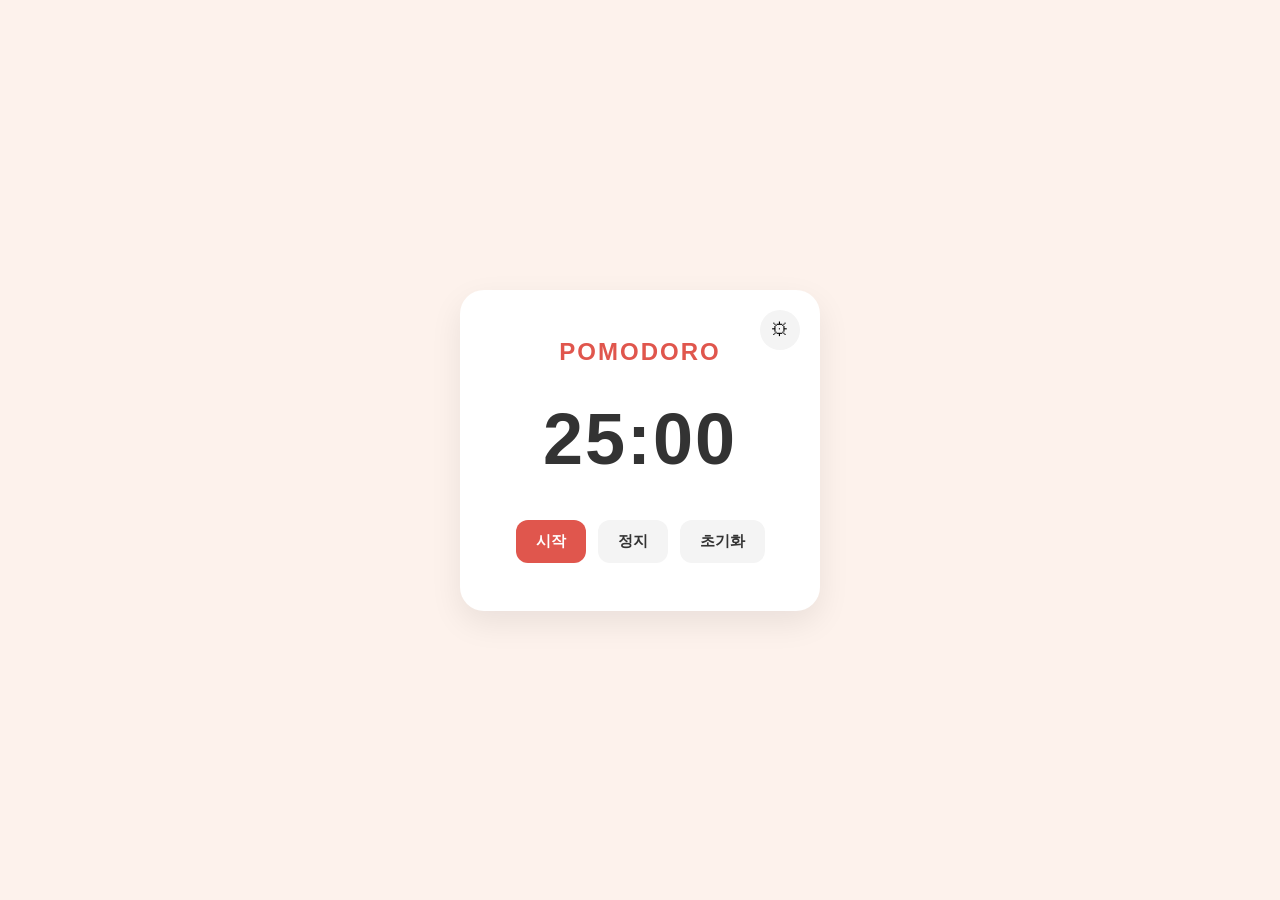
<file: index.html>
<!DOCTYPE html>
<html lang="ko">
<head>
  <meta charset="UTF-8" />
  <meta name="viewport" content="width=device-width, initial-scale=1.0" />
  <title>Pomodoro Timer</title>
  <link rel="stylesheet" href="index.css" />
</head>
<body>
  <main class="timer-card">
    <button class="settings-button" type="button" aria-label="설정" onclick="location.href='settings.html'">⚙</button>

    <h1>pomodoro</h1>

    <p class="time-display" id="time-display">25:00</p>

    <div class="controls">
      <button class="btn btn-start" type="button" onclick="startTimer()">시작</button>
      <button class="btn btn-stop" type="button" onclick="stopTimer()">정지</button>
      <button class="btn btn-reset" type="button" onclick="resetTimer()">초기화</button>
    </div>
  </main>

  <script src="index.js"></script>
</body>
</html>
</file>
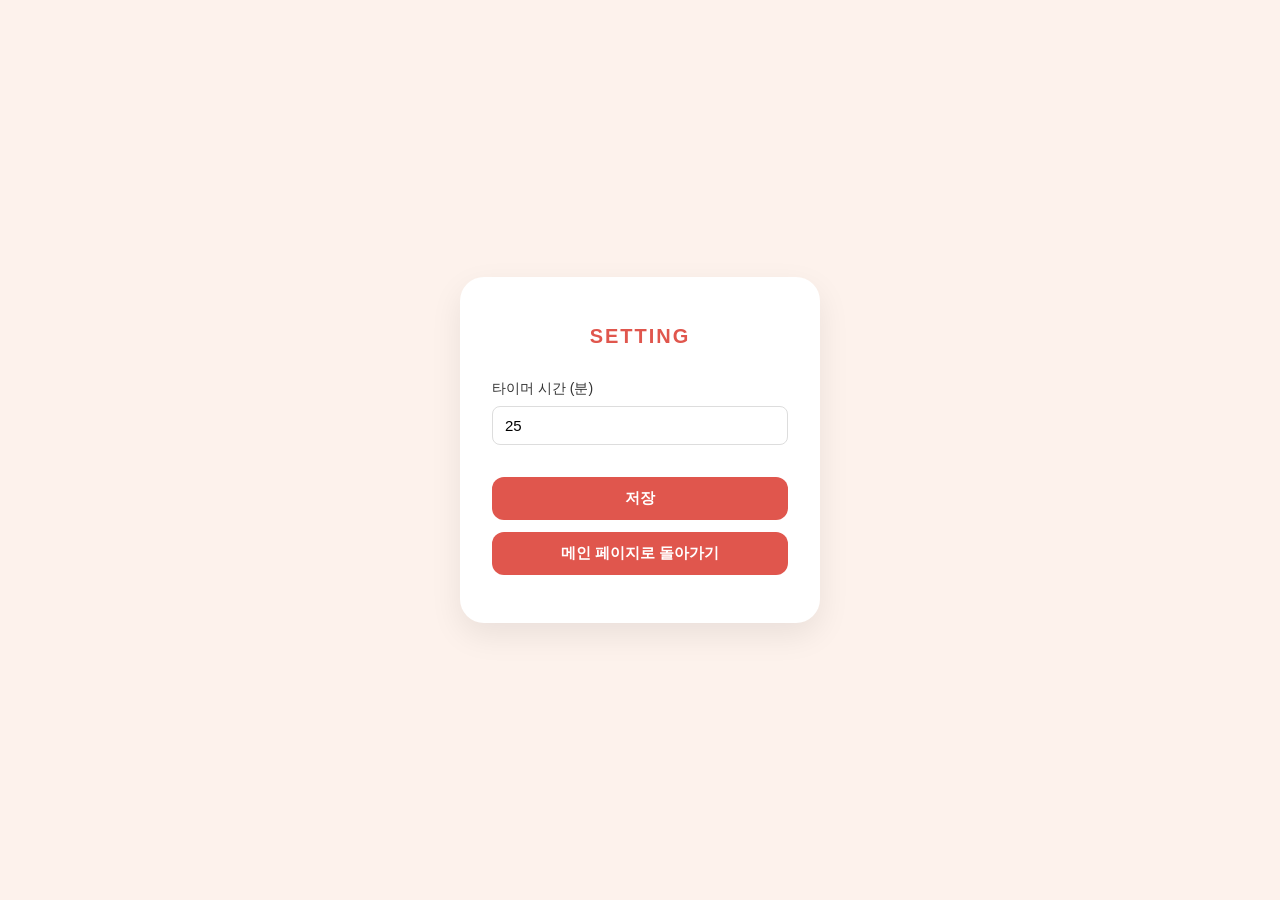
<file: settings.html>
<!DOCTYPE html>
<html lang="ko">
<head>
  <meta charset="UTF-8" />
  <meta name="viewport" content="width=device-width, initial-scale=1.0" />
  <title>Pomodoro Settings</title>
  <link rel="stylesheet" href="settings.css" />
</head>
<body>
  <main class="settings-card">
    <h3>Setting</h3>

    <div class="setting-item">
      <label for="timer-minutes">타이머 시간 (분)</label>
      <input type="number" id="timer-minutes" name="timer-minutes" value="25" min="1" max="60" oninput="updateSaveButtonState()" />
    </div>

    <button type="button" id="save-button" onclick="saveSettings()">저장</button>
    <button type="button" onclick="location.href='index.html'">메인 페이지로 돌아가기</button>
  </main>

  <script src="settings.js"></script>
</body>
</html>
</file>
<file: index.css>
* {
  box-sizing: border-box;
  margin: 0;
  padding: 0;
}

body {
  min-height: 100vh;
  display: flex;
  align-items: center;
  justify-content: center;
  background-color: #fdf2ec;
  font-family: "Segoe UI", -apple-system, BlinkMacSystemFont, sans-serif;
}

.timer-card {
  position: relative;
  width: 360px;
  padding: 48px 32px;
  background-color: #ffffff;
  border-radius: 24px;
  box-shadow: 0 12px 32px rgba(0, 0, 0, 0.08);
  text-align: center;
}

.settings-button {
  position: absolute;
  top: 20px;
  right: 20px;
  width: 40px;
  height: 40px;
  border: none;
  border-radius: 50%;
  background-color: #f4f4f4;
  font-size: 18px;
  cursor: pointer;
  transition: background-color 0.2s ease;
}

.settings-button:hover {
  background-color: #e6e6e6;
}

h1 {
  font-size: 24px;
  font-weight: 700;
  letter-spacing: 2px;
  text-transform: uppercase;
  color: #e0564d;
  margin-bottom: 32px;
}

.time-display {
  font-size: 72px;
  font-weight: 700;
  color: #333333;
  letter-spacing: 2px;
  margin-bottom: 40px;
}

.controls {
  display: flex;
  justify-content: center;
  gap: 12px;
}

.btn {
  padding: 12px 20px;
  border: none;
  border-radius: 12px;
  font-size: 15px;
  font-weight: 600;
  cursor: pointer;
  transition: opacity 0.2s ease, transform 0.1s ease;
}

.btn:hover {
  opacity: 0.9;
}

.btn:active {
  transform: scale(0.97);
}

.btn-start {
  background-color: #e0564d;
  color: #ffffff;
}

.btn-stop {
  background-color: #f4f4f4;
  color: #333333;
}

.btn-reset {
  background-color: #f4f4f4;
  color: #333333;
}
</file>
<file: settings.css>
* {
  box-sizing: border-box;
  margin: 0;
  padding: 0;
}

body {
  min-height: 100vh;
  display: flex;
  align-items: center;
  justify-content: center;
  background-color: #fdf2ec;
  font-family: "Segoe UI", -apple-system, BlinkMacSystemFont, sans-serif;
}

.settings-card {
  width: 360px;
  padding: 48px 32px;
  background-color: #ffffff;
  border-radius: 24px;
  box-shadow: 0 12px 32px rgba(0, 0, 0, 0.08);
  text-align: center;
}

h3 {
  font-size: 20px;
  font-weight: 700;
  letter-spacing: 2px;
  text-transform: uppercase;
  color: #e0564d;
  margin-bottom: 32px;
}

.setting-item {
  display: flex;
  flex-direction: column;
  align-items: flex-start;
  gap: 8px;
  margin-bottom: 32px;
  text-align: left;
}

.setting-item label {
  font-size: 14px;
  color: #333333;
}

.setting-item input {
  width: 100%;
  padding: 10px 12px;
  border: 1px solid #dddddd;
  border-radius: 8px;
  font-size: 15px;
}

button {
  width: 100%;
  padding: 12px 20px;
  border: none;
  border-radius: 12px;
  background-color: #e0564d;
  color: #ffffff;
  font-size: 15px;
  font-weight: 600;
  cursor: pointer;
}

button + button {
  margin-top: 12px;
}

button:disabled {
  background-color: #f0b3ae;
  cursor: not-allowed;
}
</file>
